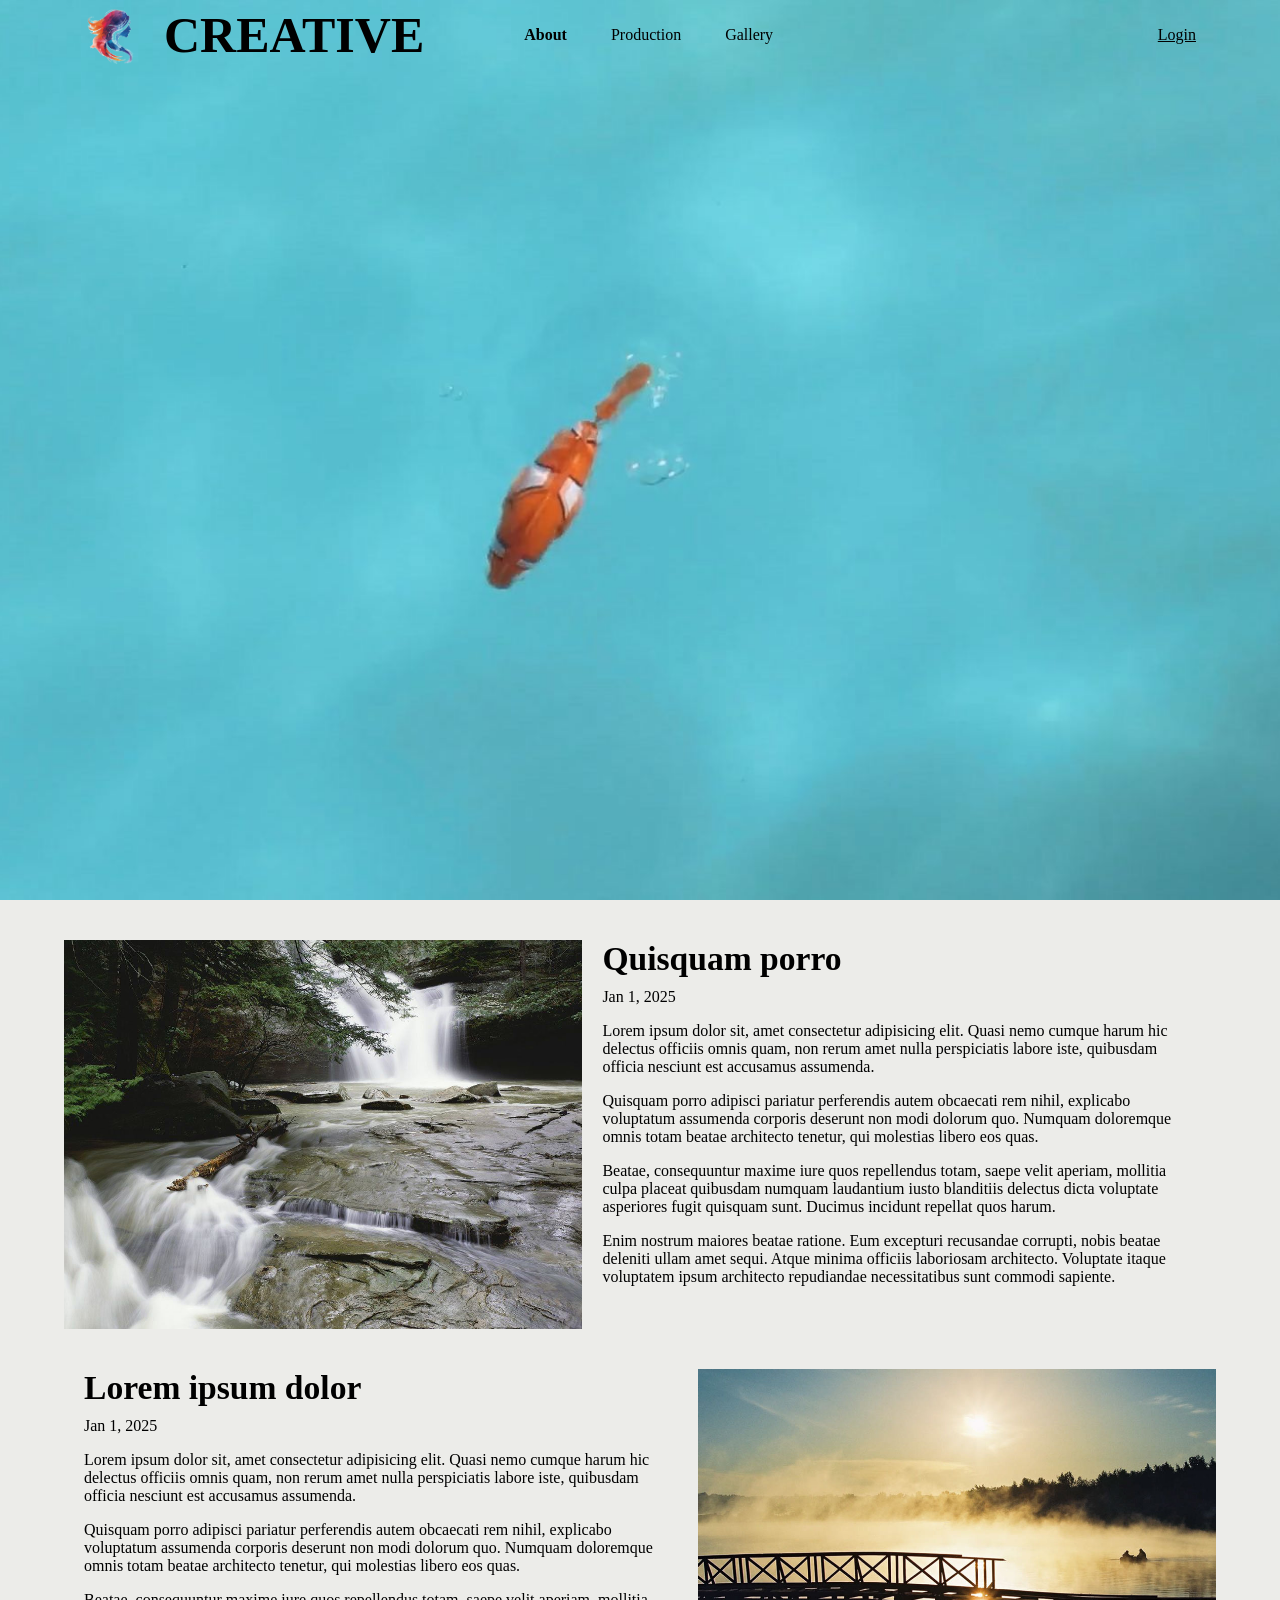
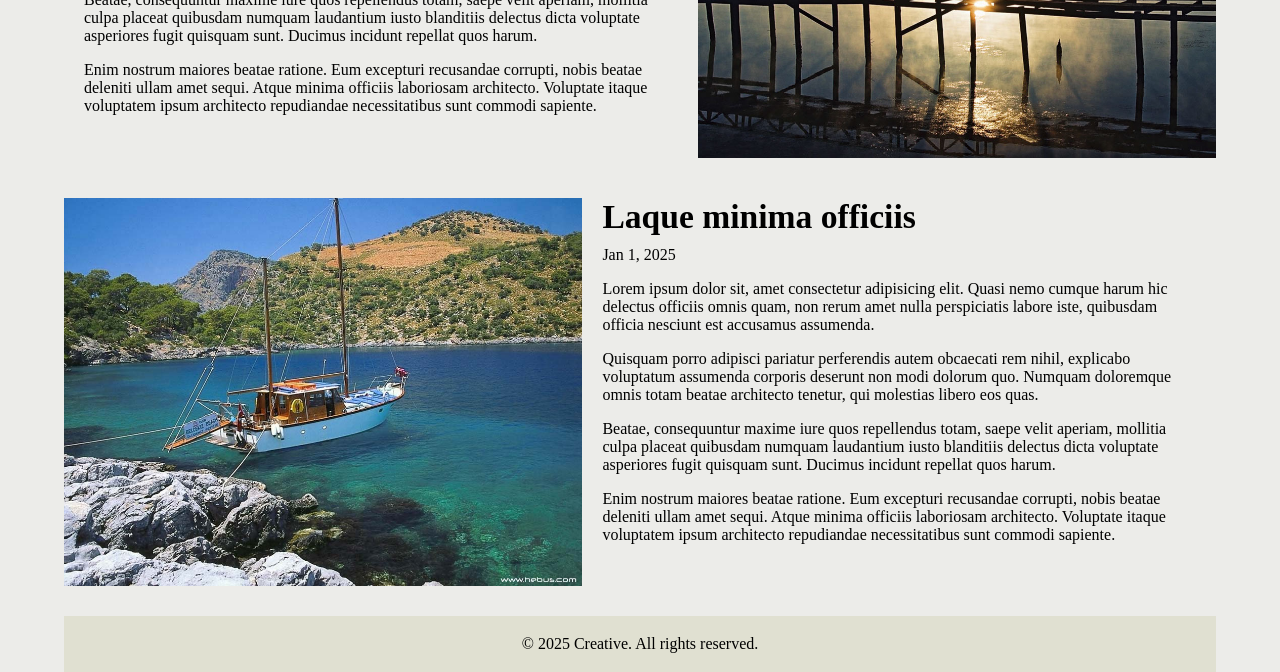
<file: index.html>
﻿<!doctype html>
<html>
<head>
<title>Creative</title>
  <meta charset="utf-8" />
  <meta name="viewport" content="width=device-width, initial-scale=1.0" />
  <meta name="description" content="A website template" />
  <meta name="keywords" content="template" />
  <meta name="robots" content="index, follow, archive" />
  <link rel="shortcut icon" href="pic/favicon.ico" />
  <link rel="stylesheet" href="css.css" type="text/css" />
  <script src="script.js" defer></script>
</head><body>
<div class="page about">
    <header class="headerAbout"> <!-- --------------------------------------------------------------------------------------- -->
        <video id="video" autoplay loop muted poster="pic/fon.jpg" >
            <source src="pic/x2.mp4" media= "screen and (max-width:767px)" />
            <source src="pic/x.mp4" />
        </video>
        <div class="folder">
            <hgroup class="hgroupAbout">
                <img id="logo" src="pic/logo.png" alt="Logo" />
                <a href="#">
                    <h1>CREATIVE</h1>
                </a>
                <nav>
                    <a href="index.html" class="active">About</a>
                    <a href="production.html">Production</a>
                    <a href="gallery.html">Gallery</a>
                </nav>
                <div id="login">Login</div>
            </hgroup>
        </div>
    </header>
    <main> <!-- ***************************************************************** -->

        <article>
            <img class="articleImg" src="pic/art1.jpg" alt="article image" />
            <div class="content">
                <hgroup>
                    <h1>Quisquam porro</h1>
                    <time datetime="2025.01.01">Jan 1, 2025</time>
                    <p>Lorem ipsum dolor sit, amet consectetur adipisicing elit. Quasi nemo cumque harum hic delectus officiis omnis quam, non rerum amet nulla perspiciatis labore iste, quibusdam officia nesciunt est accusamus assumenda.</p>
                    <p>Quisquam porro adipisci pariatur perferendis autem obcaecati rem nihil, explicabo voluptatum assumenda corporis deserunt non modi dolorum quo. Numquam doloremque omnis totam beatae architecto tenetur, qui molestias libero eos quas.</p>
                    <p>Beatae, consequuntur maxime iure quos repellendus totam, saepe velit aperiam, mollitia culpa placeat quibusdam numquam laudantium iusto blanditiis delectus dicta voluptate asperiores fugit quisquam sunt. Ducimus incidunt repellat quos harum.</p>
                    <p>Enim nostrum maiores beatae ratione. Eum excepturi recusandae corrupti, nobis beatae deleniti ullam amet sequi. Atque minima officiis laboriosam architecto. Voluptate itaque voluptatem ipsum architecto repudiandae necessitatibus sunt commodi sapiente.</p>
            </div>
            </hgroup>
        </article>

        <article>
            <img class="articleImg" src="pic/art2.jpg" alt="article image" />
            <div class="content">
                <hgroup>
                    <h1>Lorem ipsum dolor</h1>
                    <time datetime="2025.01.01">Jan 1, 2025</time>
                    <p>Lorem ipsum dolor sit, amet consectetur adipisicing elit. Quasi nemo cumque harum hic delectus officiis omnis quam, non rerum amet nulla perspiciatis labore iste, quibusdam officia nesciunt est accusamus assumenda.</p>
                    <p>Quisquam porro adipisci pariatur perferendis autem obcaecati rem nihil, explicabo voluptatum assumenda corporis deserunt non modi dolorum quo. Numquam doloremque omnis totam beatae architecto tenetur, qui molestias libero eos quas.</p>
                    <p>Beatae, consequuntur maxime iure quos repellendus totam, saepe velit aperiam, mollitia culpa placeat quibusdam numquam laudantium iusto blanditiis delectus dicta voluptate asperiores fugit quisquam sunt. Ducimus incidunt repellat quos harum.</p>
                    <p>Enim nostrum maiores beatae ratione. Eum excepturi recusandae corrupti, nobis beatae deleniti ullam amet sequi. Atque minima officiis laboriosam architecto. Voluptate itaque voluptatem ipsum architecto repudiandae necessitatibus sunt commodi sapiente.</p>
            </div>
            </hgroup>
        </article>

        <article>
            <img class="articleImg" src="pic/art3.jpg" alt="article image" />
            <div class="content">
                <hgroup>
                    <h1>Laque minima officiis</h1>
                    <time datetime="2025.01.01">Jan 1, 2025</time>
                    <p>Lorem ipsum dolor sit, amet consectetur adipisicing elit. Quasi nemo cumque harum hic delectus officiis omnis quam, non rerum amet nulla perspiciatis labore iste, quibusdam officia nesciunt est accusamus assumenda.</p>
                    <p>Quisquam porro adipisci pariatur perferendis autem obcaecati rem nihil, explicabo voluptatum assumenda corporis deserunt non modi dolorum quo. Numquam doloremque omnis totam beatae architecto tenetur, qui molestias libero eos quas.</p>
                    <p>Beatae, consequuntur maxime iure quos repellendus totam, saepe velit aperiam, mollitia culpa placeat quibusdam numquam laudantium iusto blanditiis delectus dicta voluptate asperiores fugit quisquam sunt. Ducimus incidunt repellat quos harum.</p>
                    <p>Enim nostrum maiores beatae ratione. Eum excepturi recusandae corrupti, nobis beatae deleniti ullam amet sequi. Atque minima officiis laboriosam architecto. Voluptate itaque voluptatem ipsum architecto repudiandae necessitatibus sunt commodi sapiente.</p>
            </div>
            </hgroup>
        </article>

    </main>
    <footer> <!-- ================================================== -->
        <p>© 2025 Creative. All rights reserved.</p>
    </footer>
</div> <!-- /page -->
</body></html>
</file>
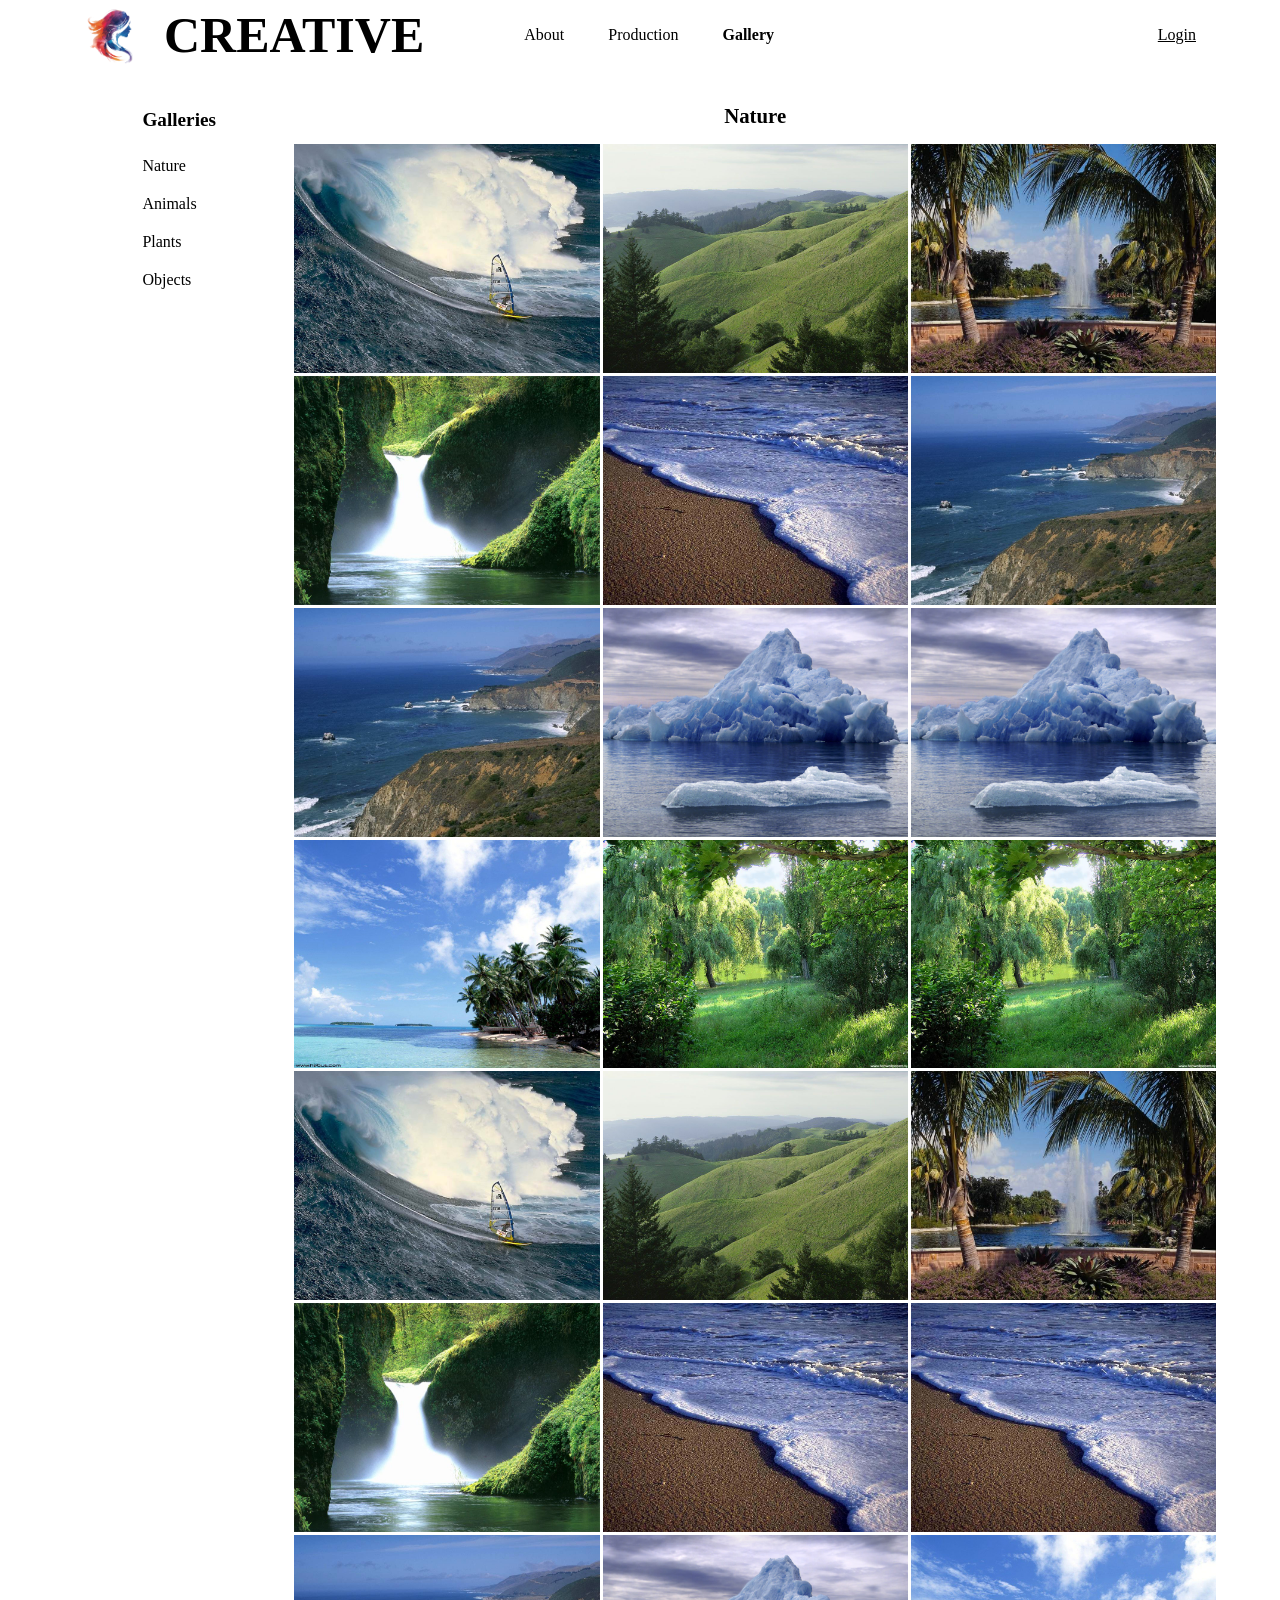
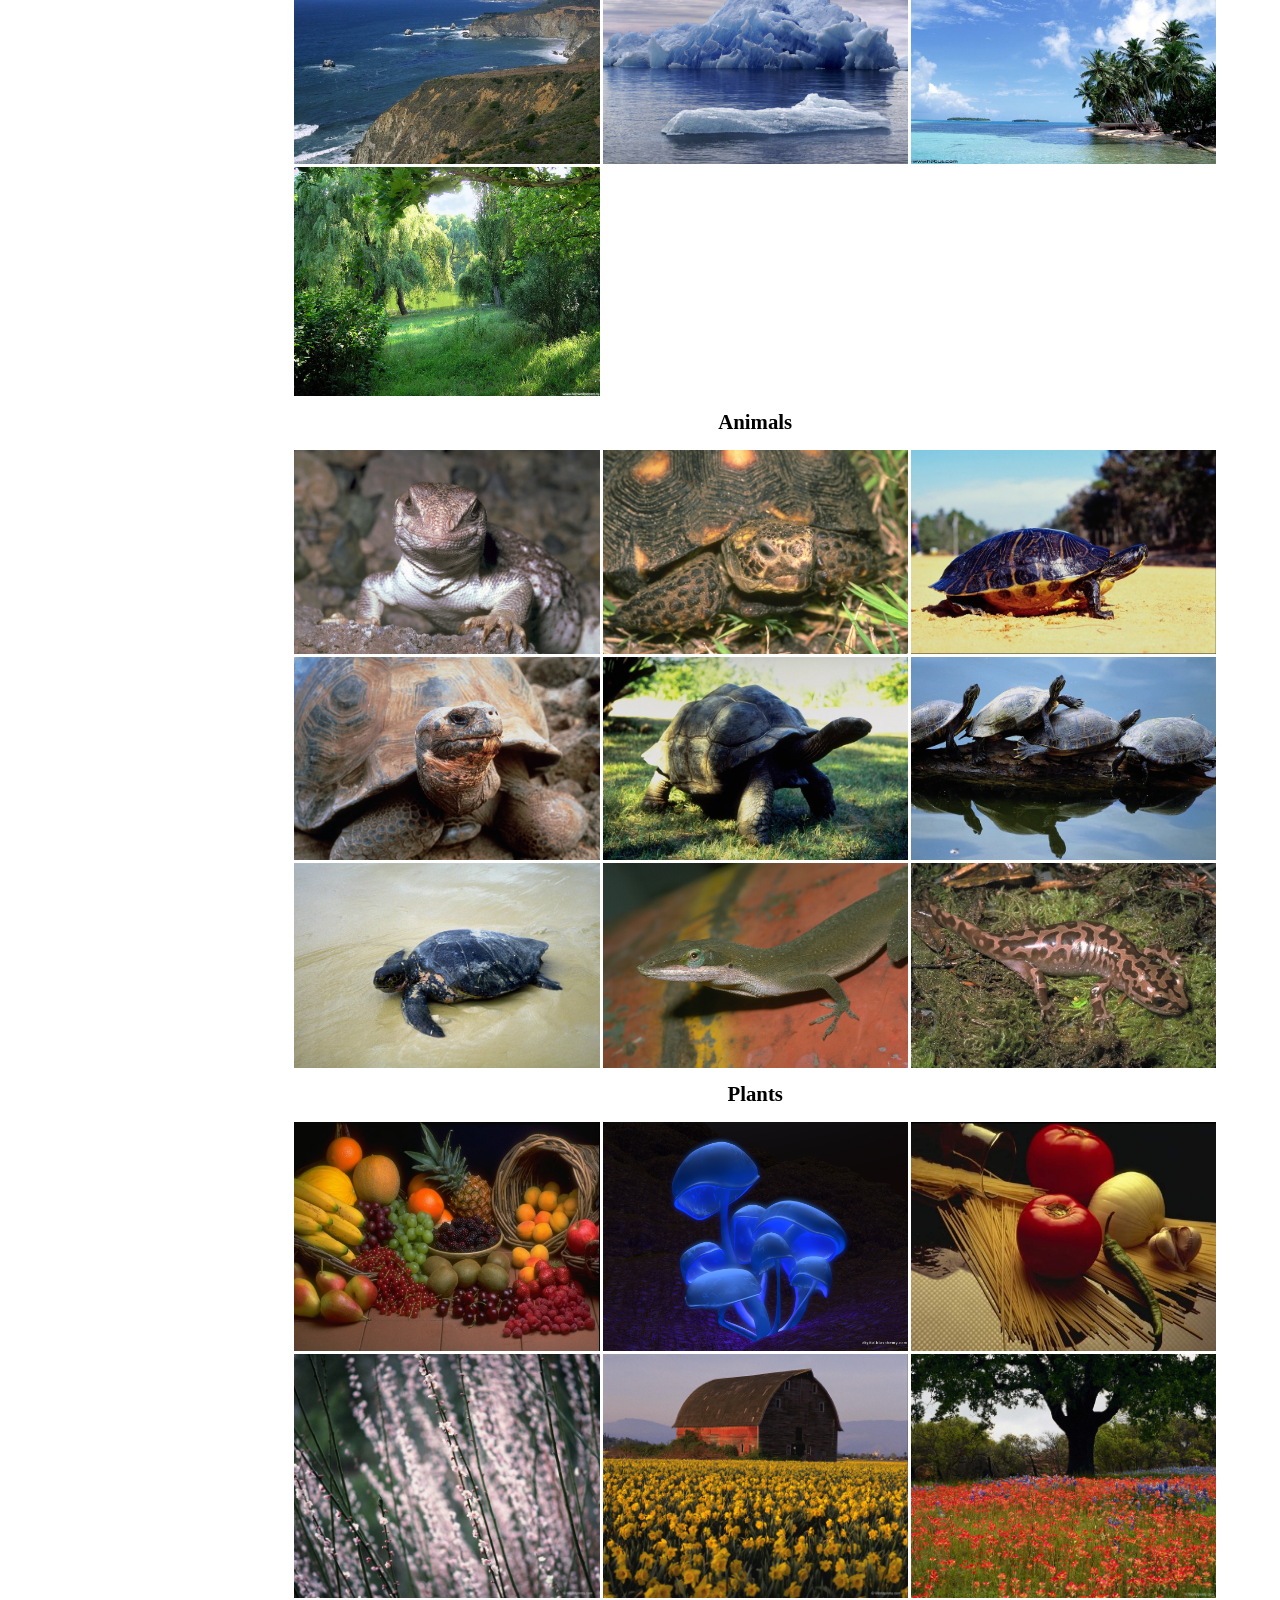
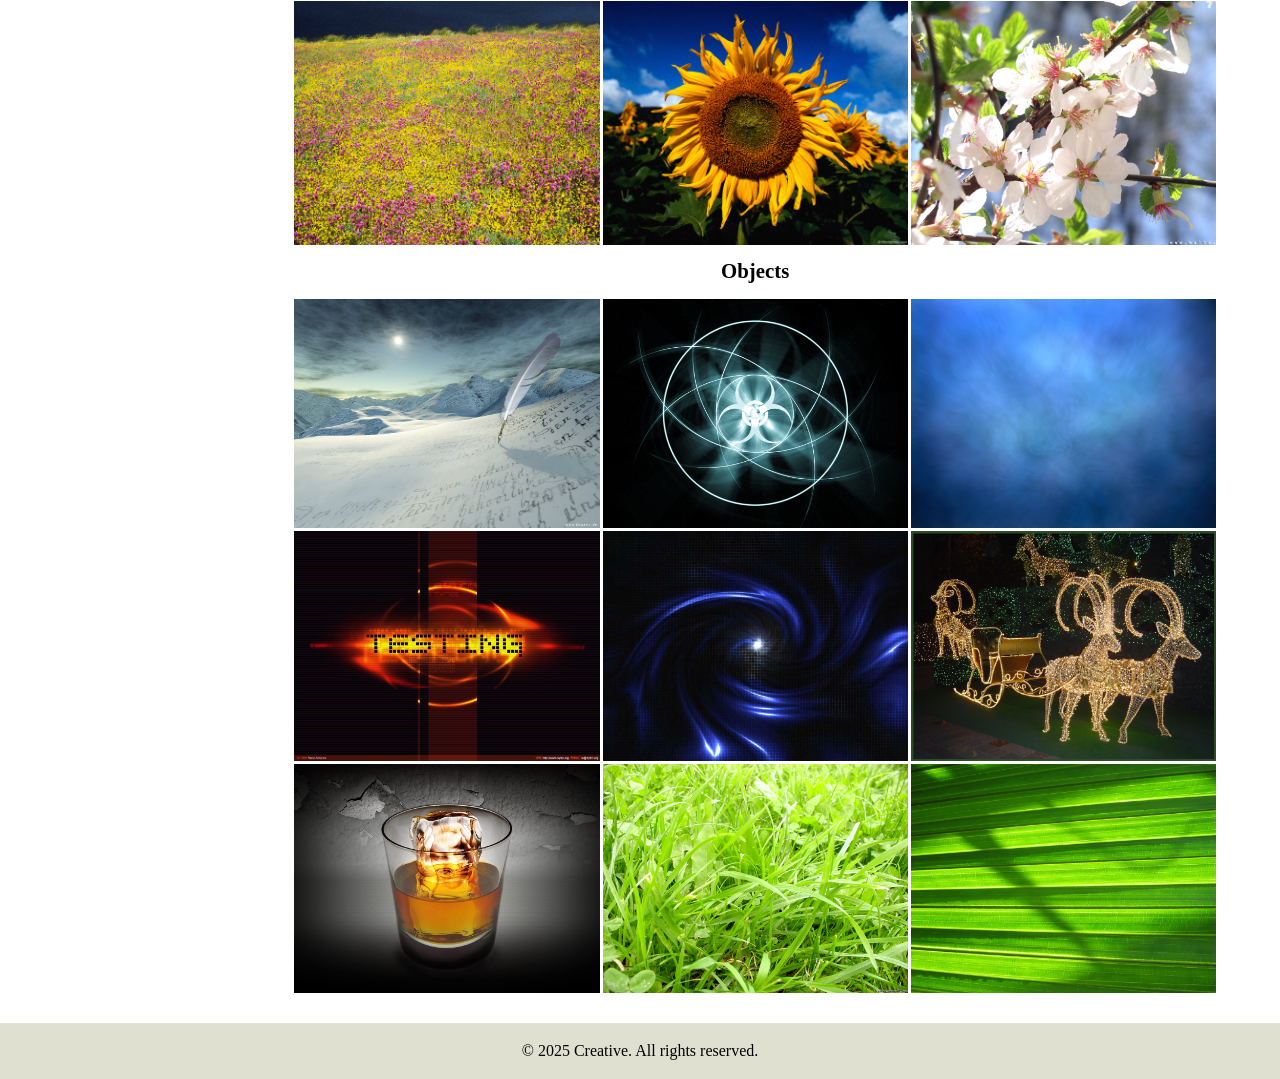
<file: gallery.html>
<!doctype html>
<html>
<head>
<title>Gallery</title>
  <meta charset="utf-8" />
  <meta name="viewport" content="width=device-width, initial-scale=1.0" />
  <meta name="description" content="This is description" />
  <meta name="keywords" content="keywords" />
  <meta name="robots" content="index, follow, archive" />
  <link rel="shortcut icon" href="pic/favicon.ico" />
  <link rel="stylesheet" href="css.css" type="text/css" />
  <script src="script.js" defer></script>
</head><body class="gallery">
<div class="page">
    <header class="gallery"> <!-- -------------------------------------------------------------------- -->
        <hgroup class="gallery">
            <img id="logo" src="pic/logo.png" alt="Logo" />
            <a href="#"><h1>CREATIVE</h1></a>
            <nav>
                <a href="index.html">About</a>
                <a href="production.html">Production</a>
                <a href="gallery.html" class="active">Gallery</a>
            </nav>
            <div id="login">Login</div>
        </hgroup>
    </header>
    <main class="gallery"> <!-- **************************************************************** -->
        <aside>
            <nav id="galleryMenu">
                <h1>Galleries</h1>
                <a href="gallery.html#1">Nature</a>
                <a href="gallery.html#2">Animals</a>
                <a href="gallery.html#3">Plants</a>
                <a href="gallery.html#4">Objects</a>
            </nav>
        </aside>
        <div id="galleryContent">
            <h1 id="1">Nature</h1>
            <div class="galleryPic">
                <img src="pic/nature1.jpg" alt="Nature" />
                <img src="pic/nature2.jpg" alt="Nature" />
                <img src="pic/nature3.jpg" alt="Nature" />
                <img src="pic/nature4.jpg" alt="Nature" />
                <img src="pic/nature5.jpg" alt="Nature" />
                <img src="pic/nature6.jpg" alt="Nature" />
                <img src="pic/nature6.jpg" alt="Nature" />
                <img src="pic/nature7.jpg" alt="Nature" />
                <img src="pic/nature7.jpg" alt="Nature" />
                <img src="pic/nature8.jpg" alt="Nature" />
                <img src="pic/nature9.jpg" alt="Nature" />
                <img src="pic/nature9.jpg" alt="Nature" />
                <img src="pic/nature1.jpg" alt="Nature" />
                <img src="pic/nature2.jpg" alt="Nature" />
                <img src="pic/nature3.jpg" alt="Nature" />
                <img src="pic/nature4.jpg" alt="Nature" />
                <img src="pic/nature5.jpg" alt="Nature" />
                <img src="pic/nature5.jpg" alt="Nature" />
                <img src="pic/nature6.jpg" alt="Nature" />
                <img src="pic/nature7.jpg" alt="Nature" />
                <img src="pic/nature8.jpg" alt="Nature" />
                <img src="pic/nature9.jpg" alt="Nature" />
            </div>
            <h1 id="2">Animals</h1>
            <div class="galleryPic">
                <img src="pic/animals1.jpg" alt="Animals" />
                <img src="pic/animals2.jpg" alt="Animals" />
                <img src="pic/animals3.jpg" alt="Animals" />
                <img src="pic/animals4.jpg" alt="Animals" />
                <img src="pic/animals5.jpg" alt="Animals" />
                <img src="pic/animals6.jpg" alt="Animals" />
                <img src="pic/animals7.jpg" alt="Animals" />
                <img src="pic/animals8.jpg" alt="Animals" />
                <img src="pic/animals9.jpg" alt="Animals" />
            </div>
            <h1 id="3">Plants</h1>
            <div class="galleryPic">
                <img src="pic/plants1.jpg" alt="Plants" />
                <img src="pic/plants2.jpg" alt="Plants" />
                <img src="pic/plants3.jpg" alt="Plants" />
                <img src="pic/plants4.jpg" alt="Plants" />
                <img src="pic/plants5.jpg" alt="Plants" />
                <img src="pic/plants6.jpg" alt="Plants" />
                <img src="pic/plants7.jpg" alt="Plants" />
                <img src="pic/plants8.jpg" alt="Plants" />
                <img src="pic/plants9.jpg" alt="Plants" />
            </div>
            <h1 id="4">Objects</h1>
            <div class="galleryPic">
                <img src="pic/objects1.jpg" alt="Objects" />
                <img src="pic/objects2.jpg" alt="Objects" />
                <img src="pic/objects3.jpg" alt="Objects" />
                <img src="pic/objects4.jpg" alt="Objects" />
                <img src="pic/objects5.jpg" alt="Objects" />
                <img src="pic/objects6.jpg" alt="Objects" />
                <img src="pic/objects7.jpg" alt="Objects" />
                <img src="pic/objects8.jpg" alt="Objects" />
                <img src="pic/objects9.jpg" alt="Objects" />
            </div>
        </div> <!-- /galleryContent -->
    </main>
</div> <!-- /page -->
<footer> <!-- ================================================== -->
    <p>© 2025 Creative. All rights reserved.</p>
</footer>
</body></html>
</file>
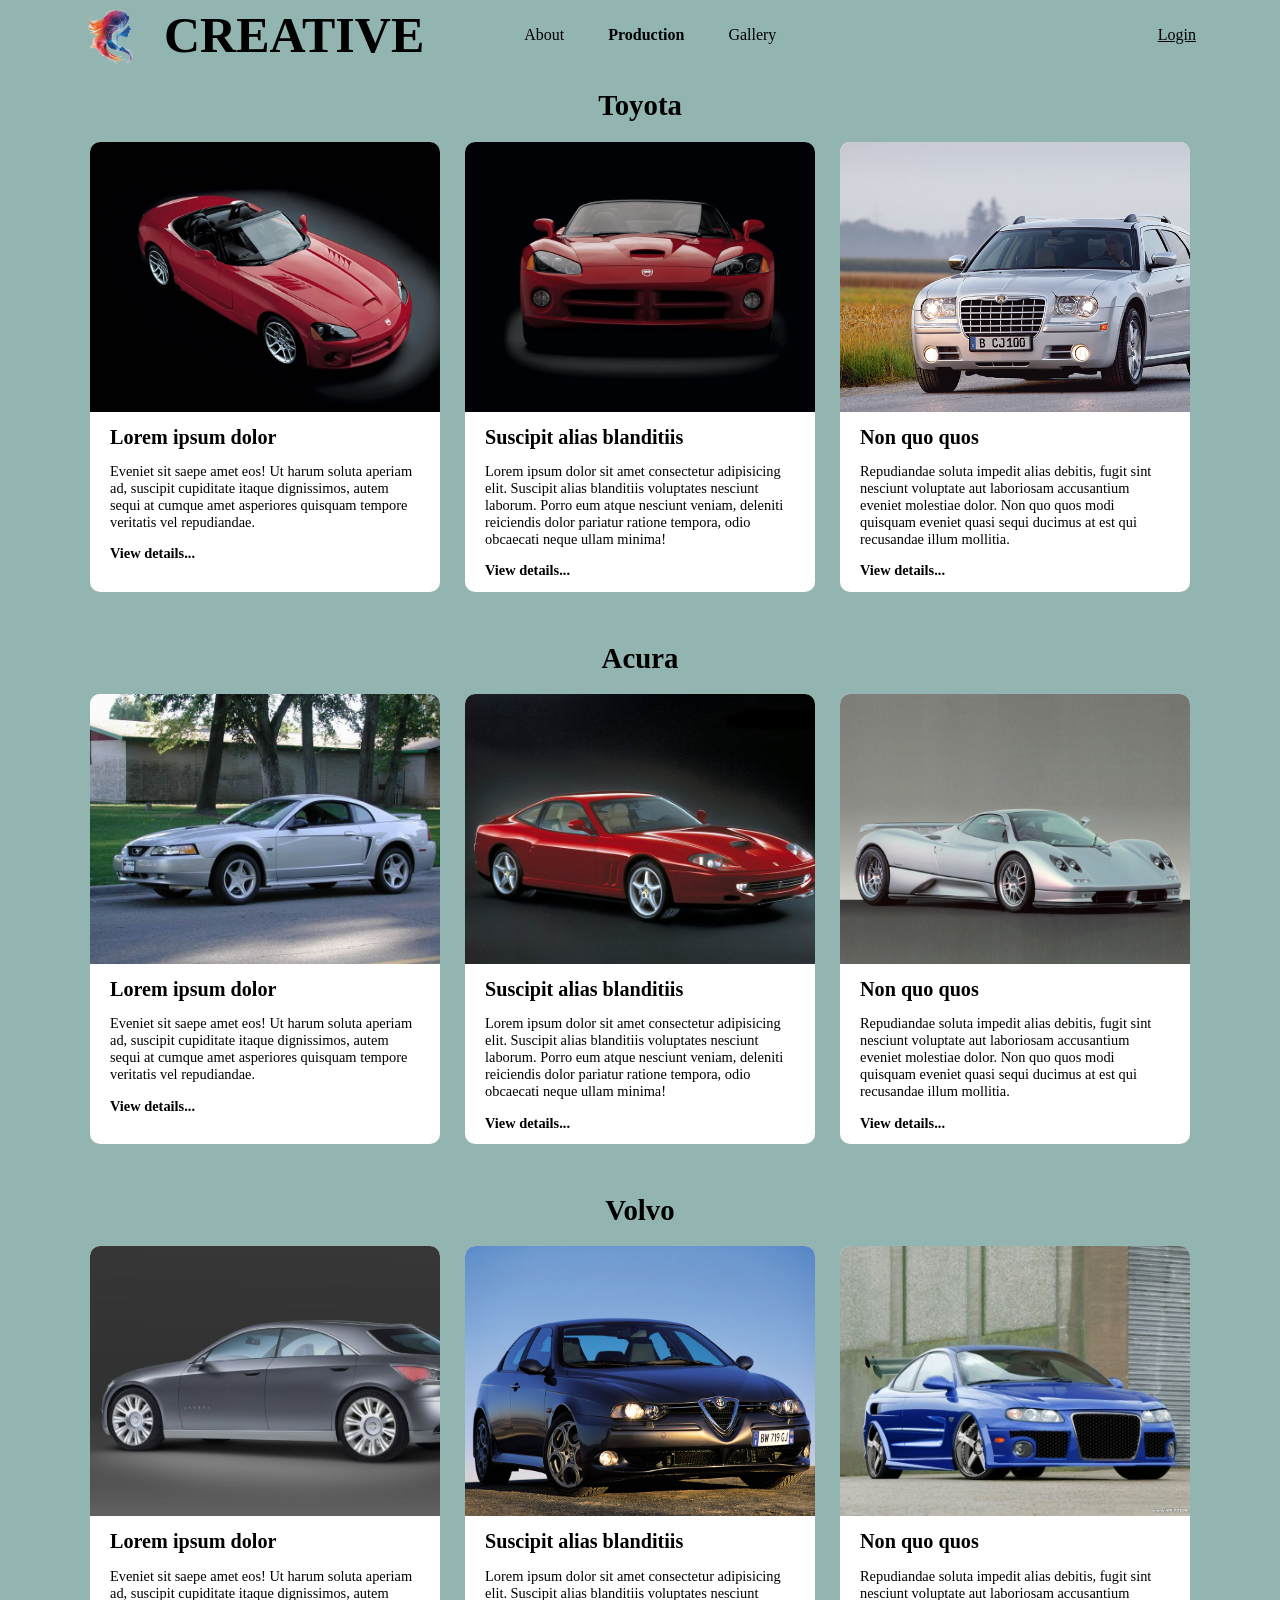
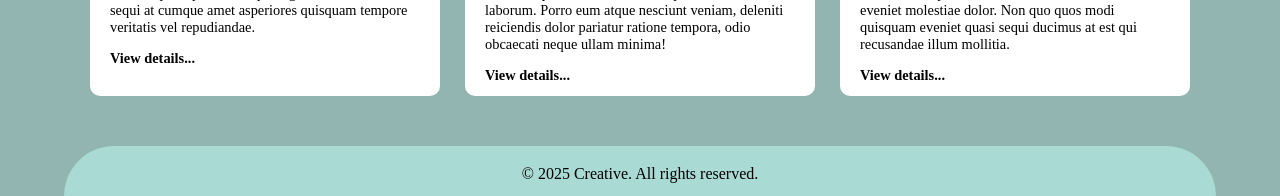
<file: production.html>
<!doctype html>
<html>
<head>
<title>Production</title>
  <meta charset="utf-8" />
  <meta name="viewport" content="width=device-width, initial-scale=1.0" />
  <meta name="description" content="This is description" />
  <meta name="keywords" content="keywords" />
  <meta name="robots" content="index, follow, archive" />
  <link rel="shortcut icon" href="pic/favicon.ico" />
  <link rel="stylesheet" href="css.css" type="text/css" />
  <script src="script.js" defer></script>
</head><body class="prod">
<div class="page">
    <header class="prod"> <!-- -------------------------------------------------------------------- -->
        <hgroup class="prod">
            <img id="logo" src="pic/logo.png" alt="Logo" />
            <a href="#"><h1>CREATIVE</h1></a>
            <nav>
                <a href="index.html">About</a>
                <a href="production.html" class="active">Production</a>
                <a href="gallery.html">Gallery</a>
            </nav>
            <div id="login">Login</div>
        </hgroup>
    </header>
    <main class="prod"> <!-- **************************************************************** -->

        <div id="prodContent">

            <h1>Toyota</h1>
            <div class="prodContentStuff">
                <div class="stuff">
                    <img class="stuffPic" src="pic/car1.jpg" alt="car">
                    <div class="stuffNotes">
                        <h2>Lorem ipsum dolor</h2>
                        <p>Eveniet sit saepe amet eos! Ut harum soluta aperiam ad, suscipit cupiditate itaque dignissimos, autem sequi at cumque amet asperiores quisquam tempore veritatis vel repudiandae.</p>
                        <a href="#">View details...</a>
                    </div>
                </div>
                <div class="stuff">
                    <img class="stuffPic" src="pic/car2.jpg" alt="car">
                    <div class="stuffNotes">
                        <h2>Suscipit alias blanditiis</h2>
                        <p>Lorem ipsum dolor sit amet consectetur adipisicing elit. Suscipit alias blanditiis voluptates nesciunt laborum. Porro eum atque nesciunt veniam, deleniti reiciendis dolor pariatur ratione tempora, odio obcaecati neque ullam minima!</p>
                        <a href="#">View details...</a>
                    </div>
                </div>
                <div class="stuff">
                    <img class="stuffPic" src="pic/car3.jpg" alt="car">
                    <div class="stuffNotes">
                        <h2>Non quo quos</h2>
                        <p>Repudiandae soluta impedit alias debitis, fugit sint nesciunt voluptate aut laboriosam accusantium eveniet molestiae dolor. Non quo quos modi quisquam eveniet quasi sequi ducimus at est qui recusandae illum mollitia.</p>
                        <a href="#">View details...</a>
                    </div>
                </div>
            </div> <!-- /prodContentStuff -->

            <h1>Acura</h1>
            <div class="prodContentStuff">
                <div class="stuff">
                    <img class="stuffPic" src="pic/car4.jpg" alt="car">
                    <div class="stuffNotes">
                        <h2>Lorem ipsum dolor</h2>
                        <p>Eveniet sit saepe amet eos! Ut harum soluta aperiam ad, suscipit cupiditate itaque dignissimos, autem sequi at cumque amet asperiores quisquam tempore veritatis vel repudiandae.</p>
                        <a href="#">View details...</a>
                    </div>
                </div>
                <div class="stuff">
                    <img class="stuffPic" src="pic/car5.jpg" alt="car">
                    <div class="stuffNotes">
                        <h2>Suscipit alias blanditiis</h2>
                        <p>Lorem ipsum dolor sit amet consectetur adipisicing elit. Suscipit alias blanditiis voluptates nesciunt laborum. Porro eum atque nesciunt veniam, deleniti reiciendis dolor pariatur ratione tempora, odio obcaecati neque ullam minima!</p>
                        <a href="#">View details...</a>
                    </div>
                </div>
                <div class="stuff">
                    <img class="stuffPic" src="pic/car6.jpg" alt="car">
                    <div class="stuffNotes">
                        <h2>Non quo quos</h2>
                        <p>Repudiandae soluta impedit alias debitis, fugit sint nesciunt voluptate aut laboriosam accusantium eveniet molestiae dolor. Non quo quos modi quisquam eveniet quasi sequi ducimus at est qui recusandae illum mollitia.</p>
                        <a href="#">View details...</a>
                    </div>
                </div>
            </div> <!-- /prodContentStuff -->

            <h1>Volvo</h1>
            <div class="prodContentStuff">
                <div class="stuff">
                    <img class="stuffPic" src="pic/car7.jpg" alt="car">
                    <div class="stuffNotes">
                        <h2>Lorem ipsum dolor</h2>
                        <p>Eveniet sit saepe amet eos! Ut harum soluta aperiam ad, suscipit cupiditate itaque dignissimos, autem sequi at cumque amet asperiores quisquam tempore veritatis vel repudiandae.</p>
                        <a href="#">View details...</a>
                    </div>
                </div>
                <div class="stuff">
                    <img class="stuffPic" src="pic/car8.jpg" alt="car">
                    <div class="stuffNotes">
                        <h2>Suscipit alias blanditiis</h2>
                        <p>Lorem ipsum dolor sit amet consectetur adipisicing elit. Suscipit alias blanditiis voluptates nesciunt laborum. Porro eum atque nesciunt veniam, deleniti reiciendis dolor pariatur ratione tempora, odio obcaecati neque ullam minima!</p>
                        <a href="#">View details...</a>
                    </div>
                </div>
                <div class="stuff">
                    <img class="stuffPic" src="pic/car9.jpg" alt="car">
                    <div class="stuffNotes">
                        <h2>Non quo quos</h2>
                        <p>Repudiandae soluta impedit alias debitis, fugit sint nesciunt voluptate aut laboriosam accusantium eveniet molestiae dolor. Non quo quos modi quisquam eveniet quasi sequi ducimus at est qui recusandae illum mollitia.</p>
                        <a href="#">View details...</a>
                    </div>
                </div>
            </div> <!-- /prodContentStuff -->

        </div> <!-- /prodContent -->

    </main>
    <footer class="prod"> <!-- ================================================== -->
        <p>© 2025 Creative. All rights reserved.</p>
    </footer>
</div> <!-- /page -->
</body></html>
</file>
<file: css.css>
html, html * {
    box-sizing: border-box;
}
a {
    text-decoration: inherit;
    color: inherit;
}
body {
    margin: 0;
    background-color: hsl(60, 7%, 92%);
    font-family: Tahoma;
}
body.gallery {
    background-color: white;
}
body.prod {
    background-color: #92B5B1;
}
.page {
    width: 90%;
    margin: 0 auto;
}
.page.about {
    padding-top: 100vh;
}
header {
    position: relative;
    max-width: 100%;
    height: 100vh;
    background-image: url("pic/x.mp4");
    overflow: hidden;
}
.headerAbout {
    position: fixed;
	top: 0;
    left: 0;
	animation: headerAnime linear forwards;
	animation-timeline: scroll();
	animation-range: 0vh 90vh;
}
@keyframes headerAnime {
	from {
		background-position: auto 0;
        /* height: 100vh; */
	}
	to {
		background-position: auto 100%;
		height: 10vh;
	}
}
header.gallery, header.prod {
    position: initial;
    height: auto;
    background-image: none;
}
#video {
    object-fit: cover;
    max-width: 100%;
    min-height: 100vh;
}
.folder {
    position: absolute;
    top: 0;
    left: 0;
    width: 100%;
}
header hgroup {
    position: absolute;
    top: 0;
    left: 0;
    display: flex;
    align-items: center;
    width: 100%;
    height: 70px;
}
.hgroupAbout {
    position: static;
    width: 90%;
    margin: 0 auto;
}
header #logo {
    width: 60px;
    height: auto;
    margin-left: 20px;
}
header h1 {
    font-size: 50px;
    margin: 0 100px 0 20px;
    color: black;
}
header nav a {
    margin-right: 40px;
}
header nav a.active {
    font-weight: bold;
}
hgroup.gallery, hgroup.prod {
    position: initial;
}
#login {
    margin: 0 20px 0 auto;
    text-decoration: underline;
    cursor: pointer;
}
main.gallery {
    display: flex;
    margin-top: 20px;
}
main.gallery aside {
    width: 20%;
    min-width: 200px;
}
main.gallery h1 {
    text-align: center;
    margin-bottom: 1rem;
    font-size: 120%;
}
#galleryMenu {
    position: sticky;
    top: 0;
    width: fit-content;
    margin: 0 auto;
}
#galleryMenu a {
    display: block;
    padding: 10px 0;
}
#galleryContent {
    width: 300px;
    flex-grow: 1;
    overflow: hidden;
}
#galleryContent h1 {
    font-size: 130%;
}
.galleryPic {
    display: grid;
    grid-template-columns: 1fr 1fr 1fr;
    grid-gap: 3px;
}
.galleryPic img {
    width: 100%;
    height: 100%;
    object-fit: cover;
}
article {
    display: flex;
    margin-top: 40px;
}
article:nth-child(even) {
    flex-direction: row-reverse;
}
.articleImg {
    width: 45%;
}
article h1 {
    font-size: 210%;
    margin: 0 0 10px 0;
}
article .content {
    margin: 0 20px;
}
footer {
    background-color: hsl(60, 20%, 85%);
    text-align: center;
    padding: 3px 0;
    margin-top: 30px;
}
main.prod {
    width: fit-content;
    margin: 0 auto;
}
main.prod aside {
    border: 1px solid green;
    position: absolute;
    top: 30%;
    left: 0;
    width: 150px;
    height: 200px;
}
#prodContent h1 {
    font-size: 180%;
    text-align: center;
}
.prodContentStuff {
    display: flex;
    align-items: center;
    justify-content: center;
    margin-bottom: 50px;
}
.stuff {
    border-radius: 10px;
    width: 350px;
    height: 450px;
    margin-right: 25px;
    overflow: hidden;
    background-color: white;
}
.stuff:last-child {
    margin-right: 0;
}
.stuffPic {
    width: auto;
    height: 60%;
    object-fit: cover;
}
.stuffNotes {
    width: 100%;
    height: 100%;
    padding: 5px 20px;
    font-size: 90%;
}
.stuffNotes h2 {
    font-size: 140%;
    margin: 5px 0;
}
.stuffNotes a {
    font-weight: bold;
}
footer.prod {
    background-color: #aadad4;
    border-radius: 50px 50px 0 0;
    height: 50px;
}
.backing {
    display: none;
    position: fixed;
    top: 0;
    left: 0;
    width: 100%;
    height: 100vh;
    background-color: rgba(29, 25, 25, 0.8);
    z-index: 10;
}
#loginForm {
    display: none;
    border: 1px solid rgb(70, 70, 70);
    background-color: white;
    color: black;
    --width: 400px;
    width: var(--width);
    --height: 430px;
    height: var(--height);
    position: absolute;
    top: calc( 50% - var(--height)/2 );
    left: calc( 50% - var(--width)/2 );
    padding: 10px 50px;
    z-index: 11;
}
#loginForm h2 {
    font-family: Arial, sans-serif;
    font-size: 140%;
}
#loginForm input {
    width: 100%;
    height: 2rem;
    font-size: 110%;
    margin-bottom: 20px;
}
#loginInput {
    color: white;
    background-color: #007241;
    font-size: 90% !important;
    border: 1px solid #007241;
    border-radius: 6px;
}
#forgotLink {
    font-size: 80%;
    color: #341ec3;
}
.or {
    display: flex;
    align-items: center;
    margin: 10px 0;
}
.or hr {
    width: 100%;
    color: silver;
}
.or span {
    margin-bottom: 3px;
}
#loginGoogle {
    background-color: white;
    border: 1px solid silver;
    font-size: 90% !important;
}
#loginFB {
    color: white;
    background-color: #1d649e;
    font-size: 90% !important;
}

@media screen and (max-width:767px) {  /* Smartphone */
    html, body {  /* plug */
        display: none;
    }
}
</file>
